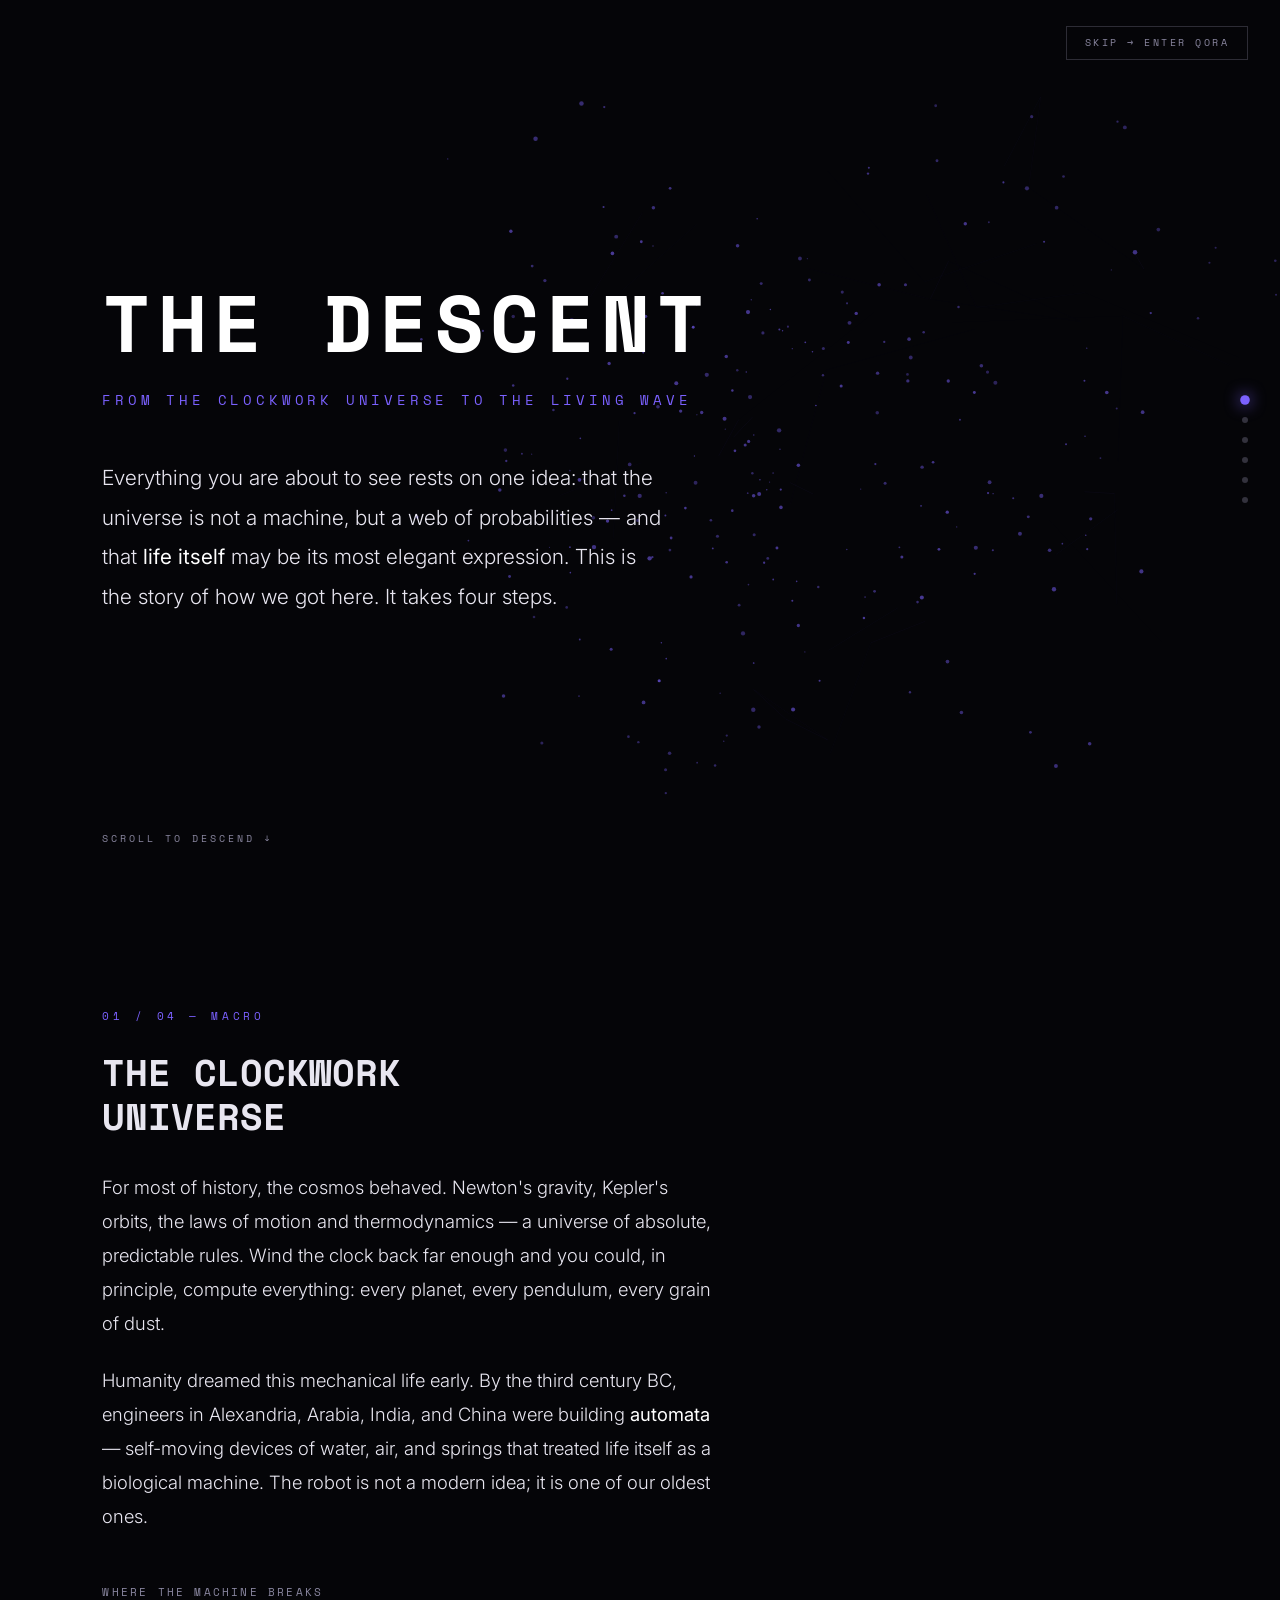
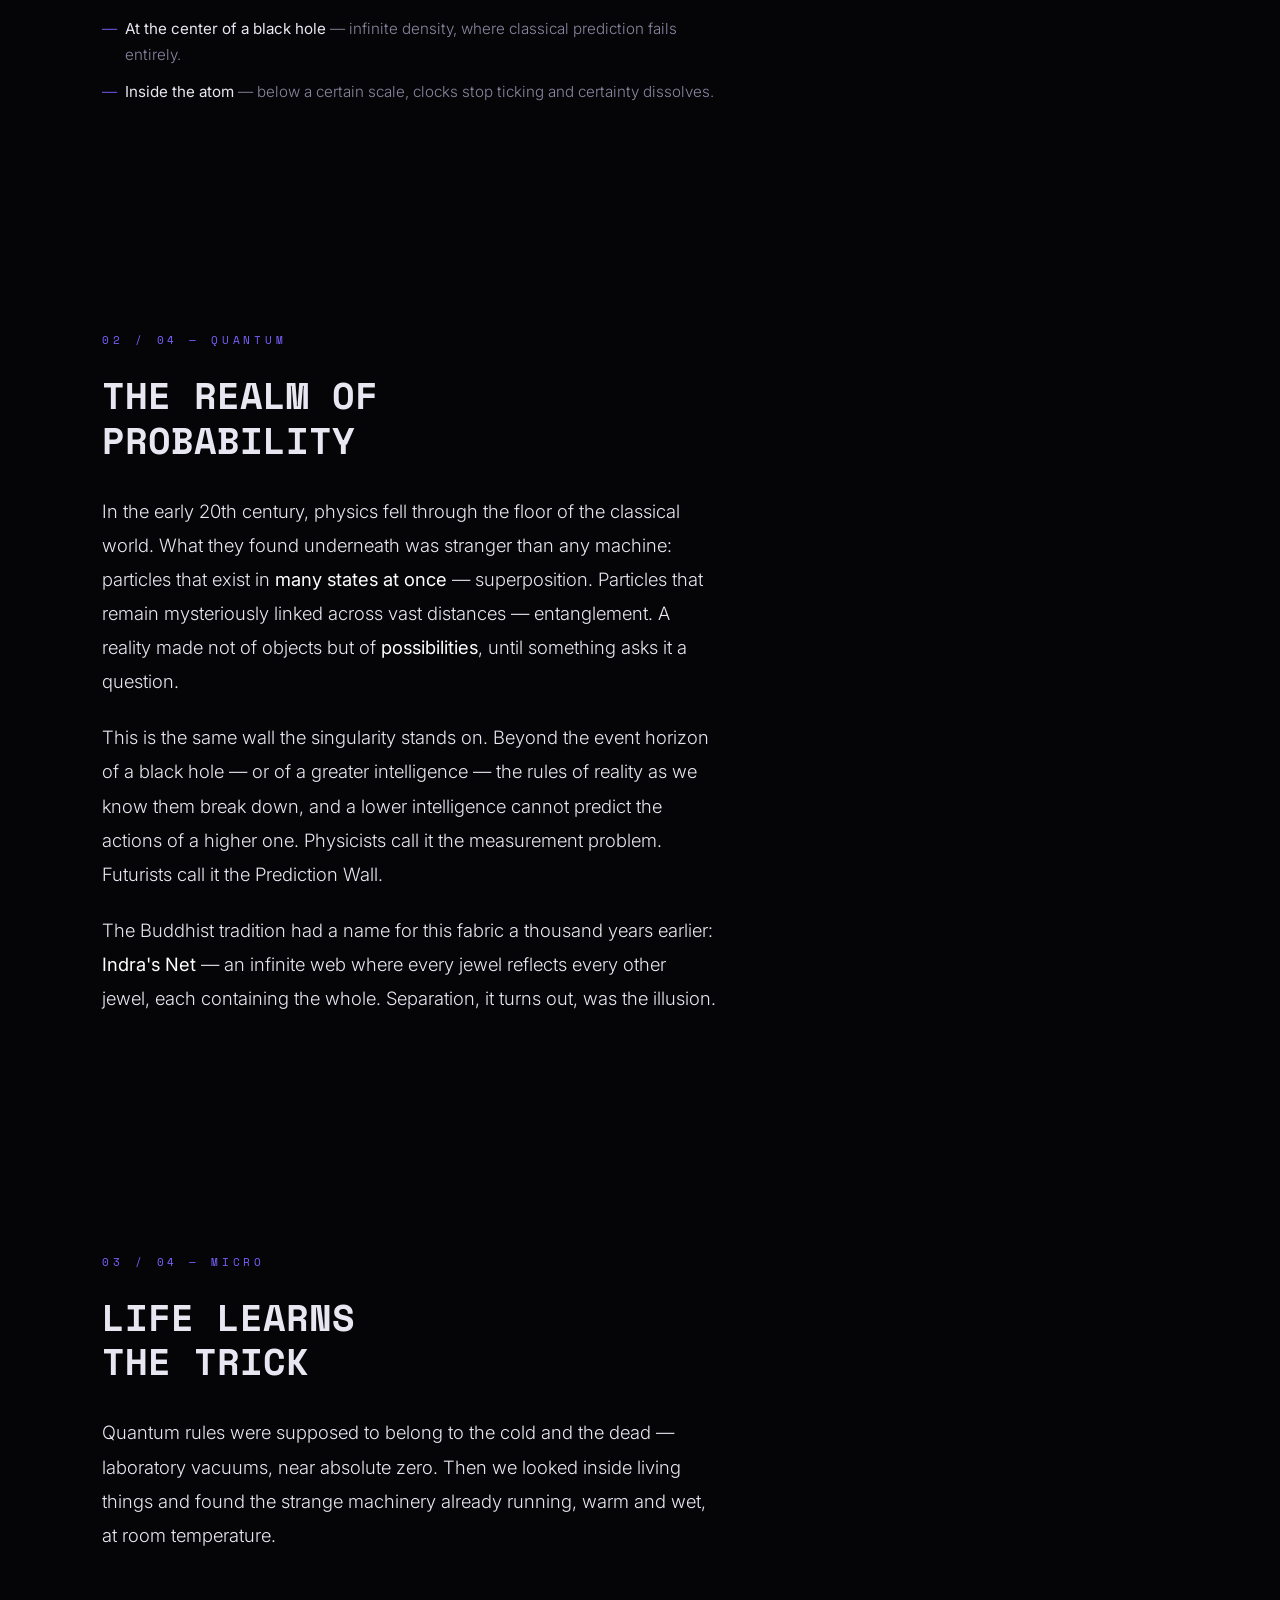
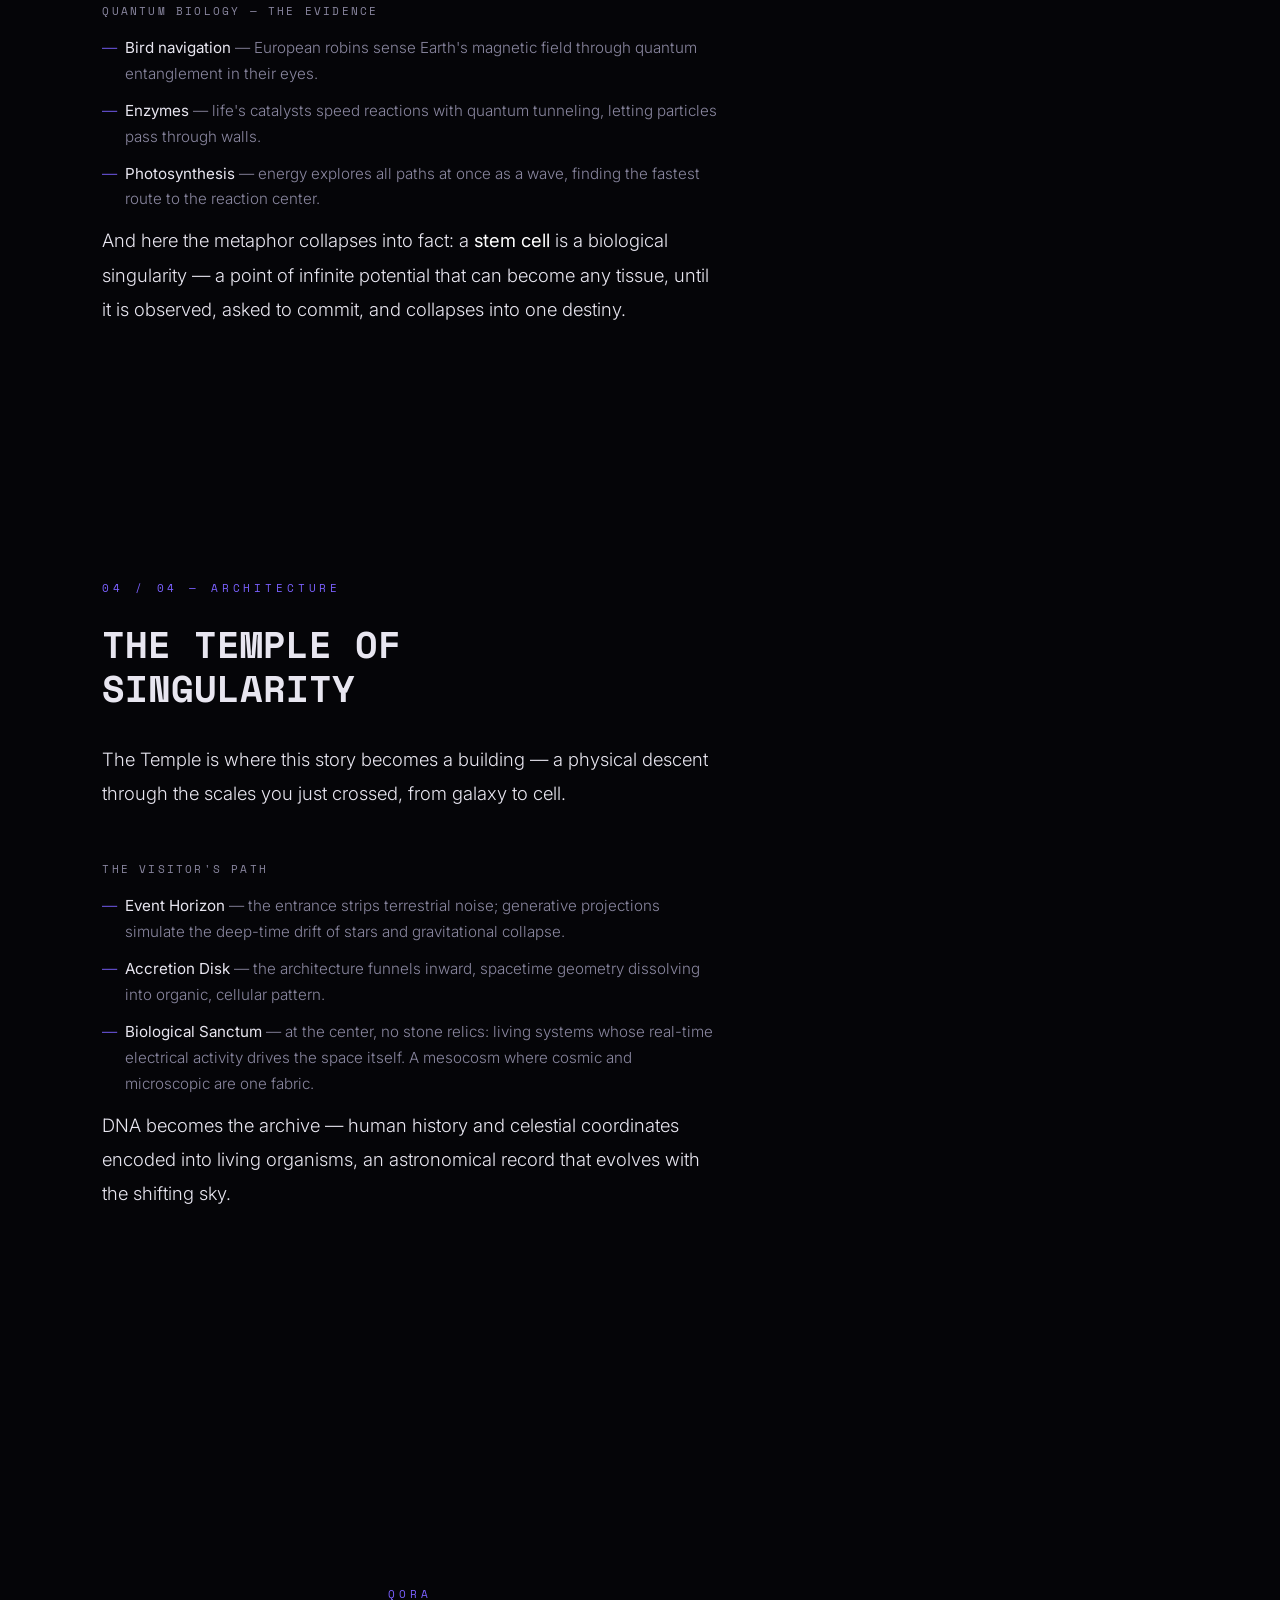
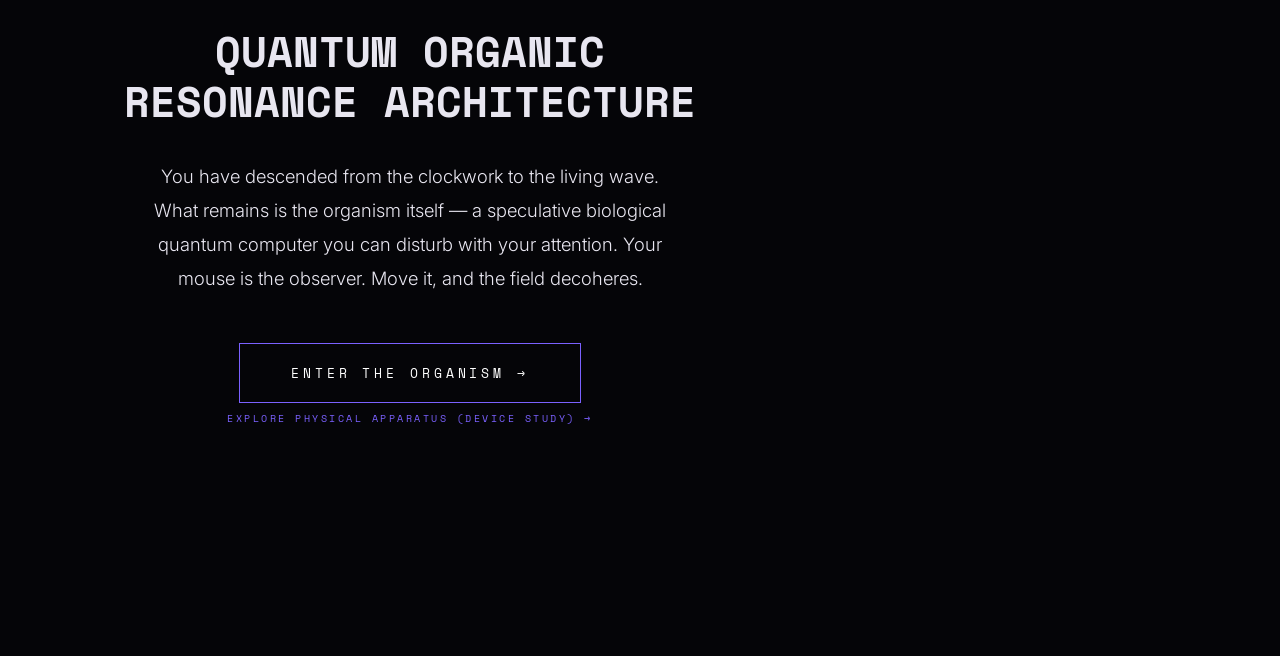
<file: journey.html>
<!DOCTYPE html>
<html lang="en">
<head>
<meta charset="UTF-8">
<meta name="viewport" content="width=device-width, initial-scale=1.0">
<title>The Descent — Before QORA</title>
<meta name="description" content="From the clockwork universe to quantum biology: the conceptual runway to QORA, a living architecture of quantum coherence.">
<link rel="stylesheet" href="css/journey.css">
<link rel="preconnect" href="https://fonts.googleapis.com">
<link rel="preconnect" href="https://fonts.gstatic.com" crossorigin>
<link href="https://fonts.googleapis.com/css2?family=Space+Mono:wght@400;700&family=Inter:wght@300;400&display=swap" rel="stylesheet">
</head>
<body>

<canvas id="journey-canvas"></canvas>

<a class="skip-top" href="https://qora-web-psi.vercel.app">SKIP → ENTER QORA</a>

<nav class="progress-rail" aria-label="Chapters">
  <a href="#prologue"></a>
  <a href="#ch1"></a>
  <a href="#ch2"></a>
  <a href="#ch3"></a>
  <a href="#ch4"></a>
  <a href="#finale"></a>
</nav>

<!-- PROLOGUE -->
<section class="chapter" id="prologue">
  <div class="wordmark reveal">THE DESCENT</div>
  <div class="tagline reveal">FROM THE CLOCKWORK UNIVERSE TO THE LIVING WAVE</div>
  <p class="lede reveal">
    Everything you are about to see rests on one idea: that the universe is not a machine,
    but a web of probabilities — and that <em>life itself</em> may be its most elegant
    expression. This is the story of how we got here. It takes four steps.
  </p>
  <div class="scroll-hint reveal">SCROLL TO DESCEND ↓</div>
</section>

<!-- CHAPTER 1 -->
<section class="chapter" id="ch1">
  <div class="num reveal">01 / 04 — MACRO</div>
  <h2 class="reveal">THE CLOCKWORK<br>UNIVERSE</h2>
  <p class="reveal">
    For most of history, the cosmos behaved. Newton's gravity, Kepler's orbits, the laws of
    motion and thermodynamics — a universe of absolute, predictable rules. Wind the clock
    back far enough and you could, in principle, compute everything: every planet, every
    pendulum, every grain of dust.
  </p>
  <p class="reveal">
    Humanity dreamed this mechanical life early. By the third century BC, engineers in
    Alexandria, Arabia, India, and China were building <em>automata</em> — self-moving
    devices of water, air, and springs that treated life itself as a biological machine.
    The robot is not a modern idea; it is one of our oldest ones.
  </p>
  <div class="sub reveal">Where the machine breaks</div>
  <ul class="reveal">
    <li><strong>At the center of a black hole</strong> — infinite density, where classical prediction fails entirely.</li>
    <li><strong>Inside the atom</strong> — below a certain scale, clocks stop ticking and certainty dissolves.</li>
  </ul>
</section>

<!-- CHAPTER 2 -->
<section class="chapter" id="ch2">
  <div class="num reveal">02 / 04 — QUANTUM</div>
  <h2 class="reveal">THE REALM OF<br>PROBABILITY</h2>
  <p class="reveal">
    In the early 20th century, physics fell through the floor of the classical world.
    What they found underneath was stranger than any machine: particles that exist in
    <em>many states at once</em> — superposition. Particles that remain mysteriously
    linked across vast distances — entanglement. A reality made not of objects but of
    <em>possibilities</em>, until something asks it a question.
  </p>
  <p class="reveal">
    This is the same wall the singularity stands on. Beyond the event horizon of a black
    hole — or of a greater intelligence — the rules of reality as we know them break down,
    and a lower intelligence cannot predict the actions of a higher one. Physicists call
    it the measurement problem. Futurists call it the Prediction Wall.
  </p>
  <p class="reveal">
    The Buddhist tradition had a name for this fabric a thousand years earlier:
    <em>Indra's Net</em> — an infinite web where every jewel reflects every other jewel,
    each containing the whole. Separation, it turns out, was the illusion.
  </p>
</section>

<!-- CHAPTER 3 -->
<section class="chapter" id="ch3">
  <div class="num reveal">03 / 04 — MICRO</div>
  <h2 class="reveal">LIFE LEARNS<br>THE TRICK</h2>
  <p class="reveal">
    Quantum rules were supposed to belong to the cold and the dead — laboratory vacuums,
    near absolute zero. Then we looked inside living things and found the strange machinery
    already running, warm and wet, at room temperature.
  </p>
  <div class="sub reveal">Quantum biology — the evidence</div>
  <ul class="reveal">
    <li><strong>Bird navigation</strong> — European robins sense Earth's magnetic field through quantum entanglement in their eyes.</li>
    <li><strong>Enzymes</strong> — life's catalysts speed reactions with quantum tunneling, letting particles pass through walls.</li>
    <li><strong>Photosynthesis</strong> — energy explores all paths at once as a wave, finding the fastest route to the reaction center.</li>
  </ul>
  <p class="reveal">
    And here the metaphor collapses into fact: a <em>stem cell</em> is a biological
    singularity — a point of infinite potential that can become any tissue, until it is
    observed, asked to commit, and collapses into one destiny.
  </p>
</section>

<!-- CHAPTER 4 -->
<section class="chapter" id="ch4">
  <div class="num reveal">04 / 04 — ARCHITECTURE</div>
  <h2 class="reveal">THE TEMPLE OF<br>SINGULARITY</h2>
  <p class="reveal">
    The Temple is where this story becomes a building — a physical descent through the
    scales you just crossed, from galaxy to cell.
  </p>
  <div class="sub reveal">The visitor's path</div>
  <ul class="reveal">
    <li><strong>Event Horizon</strong> — the entrance strips terrestrial noise; generative projections simulate the deep-time drift of stars and gravitational collapse.</li>
    <li><strong>Accretion Disk</strong> — the architecture funnels inward, spacetime geometry dissolving into organic, cellular pattern.</li>
    <li><strong>Biological Sanctum</strong> — at the center, no stone relics: living systems whose real-time electrical activity drives the space itself. A mesocosm where cosmic and microscopic are one fabric.</li>
  </ul>
  <p class="reveal">
    DNA becomes the archive — human history and celestial coordinates encoded into living
    organisms, an astronomical record that evolves with the shifting sky.
  </p>
</section>

<!-- FINALE -->
<section class="chapter" id="finale">
  <div class="num reveal">QORA</div>
  <h2 class="reveal">QUANTUM ORGANIC<br>RESONANCE ARCHITECTURE</h2>
  <p class="reveal">
    You have descended from the clockwork to the living wave. What remains is the
    organism itself — a speculative biological quantum computer you can disturb with
    your attention. Your mouse is the observer. Move it, and the field decoheres.
  </p>
  <a id="enter-qora" href="index.html" class="reveal">ENTER THE ORGANISM →</a>
  <a class="skip reveal" href="device.html" style="color:var(--accent, #00d4ff); border-color:rgba(0,212,255,0.3); margin-top:8px;">EXPLORE PHYSICAL APPARATUS (DEVICE STUDY) →</a>
</section>

<script>
// reveal-on-scroll + active chapter tracking
const chapters = document.querySelectorAll('.chapter');
const dots = document.querySelectorAll('.progress-rail a');
const io = new IntersectionObserver(es => es.forEach(e => {
  if (e.isIntersecting) e.target.classList.add('visible');
}), { threshold: 0.18 });
document.querySelectorAll('.reveal').forEach(el => io.observe(el));

const chIO = new IntersectionObserver(es => es.forEach(e => {
  if (e.isIntersecting) {
    dots.forEach(d => d.classList.toggle('active', d.getAttribute('href') === '#' + e.target.id));
    document.body.dataset.chapter = e.target.id;
  }
}), { threshold: 0.5 });
chapters.forEach(c => chIO.observe(c));

// ENTER key → QORA
addEventListener('keydown', e => { if (e.key === 'Enter') location.href = 'https://qora-web-psi.vercel.app'; });
</script>
<script src="js/journey.js"></script>
</body>
</html>
</file>
<file: css/journey.css>
/* QORA — The Descent (journey) */
:root {
  --bg: #050508;
  --ink: #e8e6f0;
  --dim: #8a87a0;
  --accent: #7b61ff;
  --accent2: #00e5a0;
  --line: rgba(123, 97, 255, 0.25);
}
* { margin: 0; padding: 0; box-sizing: border-box; }
html { scroll-behavior: smooth; }
body {
  background: var(--bg);
  color: var(--ink);
  font-family: 'Inter', -apple-system, sans-serif;
  font-weight: 300;
  overflow-x: hidden;
}
#journey-canvas {
  position: fixed;
  inset: 0;
  z-index: 0;
  pointer-events: none;
}
.chapter {
  position: relative;
  z-index: 1;
  min-height: 100vh;
  display: flex;
  flex-direction: column;
  justify-content: center;
  padding: 12vh 8vw;
  max-width: 820px;
}
.chapter .num {
  font-family: 'Space Mono', monospace;
  font-size: 11px;
  letter-spacing: 0.35em;
  color: var(--accent);
  margin-bottom: 1.6rem;
}
.chapter h2 {
  font-family: 'Space Mono', monospace;
  font-weight: 700;
  font-size: clamp(1.4rem, 3.4vw, 2.3rem);
  line-height: 1.2;
  margin-bottom: 2rem;
}
.chapter p {
  font-size: clamp(1rem, 1.6vw, 1.15rem);
  line-height: 1.85;
  color: var(--ink);
  margin-bottom: 1.4rem;
  max-width: 620px;
}
.chapter p em, .chapter p strong { color: #fff; font-style: normal; font-weight: 400; }
.chapter .sub {
  font-family: 'Space Mono', monospace;
  font-size: 11px;
  letter-spacing: 0.2em;
  color: var(--dim);
  text-transform: uppercase;
  margin: 1.8rem 0 0.6rem;
}
.chapter ul { list-style: none; margin-top: 0.4rem; }
.chapter li {
  font-size: 0.95rem;
  line-height: 1.7;
  color: var(--dim);
  padding-left: 1.4rem;
  position: relative;
  margin-bottom: 0.7rem;
  max-width: 620px;
}
.chapter li::before {
  content: '—';
  position: absolute;
  left: 0;
  color: var(--accent);
}
.chapter li strong { color: var(--ink); font-weight: 400; }

/* prologue */
#prologue { align-items: flex-start; text-align: left; }
#prologue .wordmark {
  font-family: 'Space Mono', monospace;
  font-size: clamp(2.6rem, 8vw, 5rem);
  font-weight: 700;
  letter-spacing: 0.08em;
  color: #fff;
  margin-bottom: 0.6rem;
}
#prologue .tagline {
  font-family: 'Space Mono', monospace;
  font-size: clamp(0.7rem, 1.6vw, 0.85rem);
  letter-spacing: 0.28em;
  color: var(--accent);
  margin-bottom: 3rem;
}
#prologue p.lede {
  font-size: clamp(1.05rem, 2vw, 1.3rem);
  line-height: 1.9;
  max-width: 560px;
}
.scroll-hint {
  position: absolute;
  bottom: 6vh;
  left: 8vw;
  font-family: 'Space Mono', monospace;
  font-size: 10px;
  letter-spacing: 0.3em;
  color: var(--dim);
  animation: pulse 2.4s ease-in-out infinite;
}
@keyframes pulse { 0%,100% { opacity: 0.35; } 50% { opacity: 1; } }

/* reveal on scroll */
.reveal { opacity: 0; transform: translateY(28px); transition: opacity 1s ease, transform 1s ease; }
.reveal.visible { opacity: 1; transform: none; }

/* finale */
#finale { align-items: center; text-align: center; min-height: 100vh; }
#finale h2 { font-size: clamp(1.6rem, 4vw, 2.6rem); }
#finale p { max-width: 520px; margin: 0 auto 3rem; }
#enter-qora {
  font-family: 'Space Mono', monospace;
  font-size: 13px;
  letter-spacing: 0.3em;
  color: #fff;
  background: transparent;
  border: 1px solid var(--accent);
  padding: 1.2rem 3.2rem;
  cursor: pointer;
  text-decoration: none;
  transition: background 0.4s ease, box-shadow 0.4s ease, border-color 0.4s ease;
}
#enter-qora:hover {
  background: rgba(123, 97, 255, 0.15);
  border-color: #fff;
  box-shadow: 0 0 40px rgba(123, 97, 255, 0.4);
}
#finale .skip {
  display: block;
  margin-top: 2.4rem;
  font-family: 'Space Mono', monospace;
  font-size: 10px;
  letter-spacing: 0.25em;
  color: var(--dim);
  text-decoration: none;
}
#finale .skip:hover { color: var(--ink); }

.progress-rail {
  position: fixed;
  right: 2rem;
  top: 50%;
  transform: translateY(-50%);
  z-index: 2;
  display: flex;
  flex-direction: column;
  gap: 14px;
}
.progress-rail a {
  width: 6px; height: 6px;
  border-radius: 50%;
  background: rgba(138, 135, 160, 0.35);
  transition: background 0.3s, transform 0.3s;
}
.progress-rail a.active { background: var(--accent); transform: scale(1.6); box-shadow: 0 0 10px var(--accent); }

.skip-top {
  position: fixed;
  top: 1.6rem;
  right: 2rem;
  z-index: 3;
  font-family: 'Space Mono', monospace;
  font-size: 10px;
  letter-spacing: 0.25em;
  color: var(--dim);
  text-decoration: none;
  border: 1px solid rgba(138,135,160,0.3);
  padding: 0.55rem 1.1rem;
  transition: color 0.3s, border-color 0.3s;
}
.skip-top:hover { color: #fff; border-color: var(--accent); }

@media (max-width: 640px) {
  .progress-rail { display: none; }
  .chapter { padding: 14vh 7vw; }
  .skip-top { top: 1rem; right: 1rem; }
}
</file>
